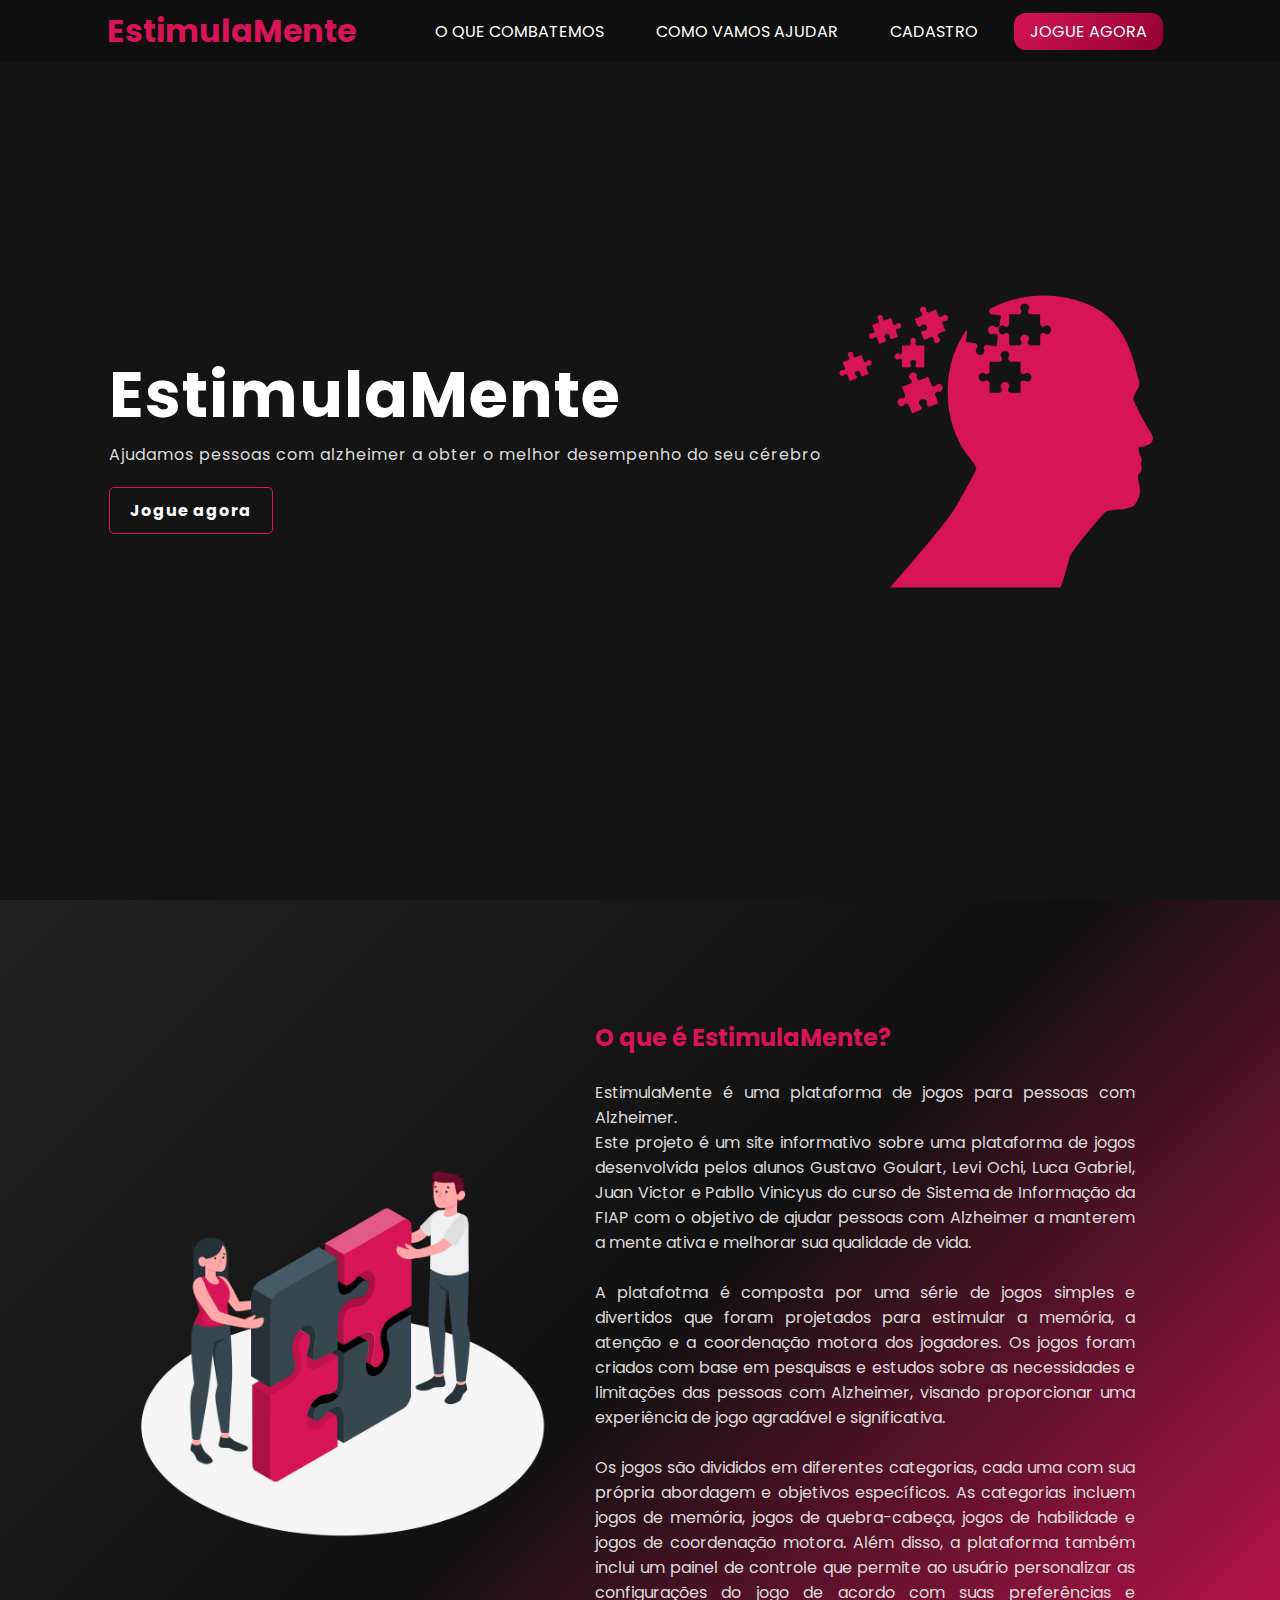
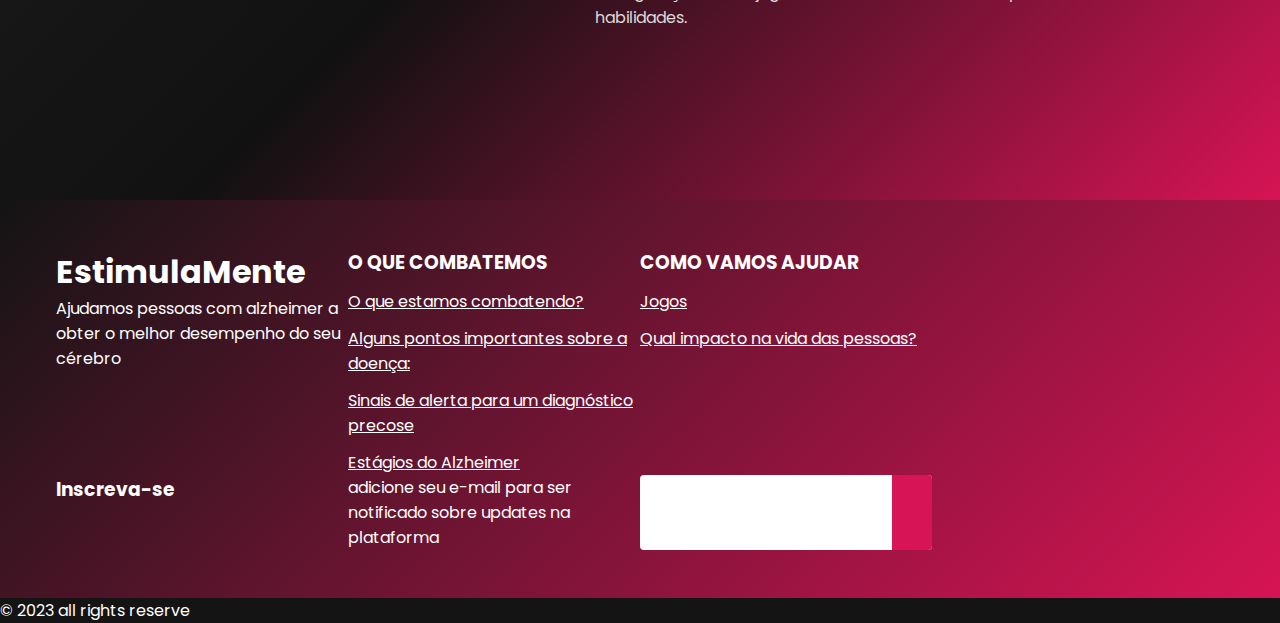
<file: index.html>
<!DOCTYPE html>
<html lang="pt-br">
  <head>
    <meta charset="UTF-8" />
    <meta http-equiv="X-UA-Compatible" content="IE=edge" />
    <meta name="viewport" content="width=device-width, initial-scale=1.0" />
    <link rel="shortcut icon" href="./img/logo.ico" type="image/x-icon" />
    <title>EstimulaMente</title>
    <link rel="stylesheet" href="style.css" />
  </head>
  <body>
    <!--Header-->
    <header>
      <a href="./home.html" class="logo">EstimulaMente</a>
      <ul class="nav">
        <li><a href="./about.html">O QUE COMBATEMOS</a></li>
        <li><a href="./data.html">COMO VAMOS AJUDAR</a></li>
        <li><a href="./register.html">CADASTRO</a></li>
        <div class="play">
          <li><a href="./home.html" class="btn">JOGUE AGORA</a></li>
        </div>
      </ul>
    </header>

    <!--Home-->
    <div class="bodyhome">
      <div class="home">
        <div class="bg">
          <div class="content">
            <h2>EstimulaMente</h2>
            <p>
              Ajudamos pessoas com alzheimer a obter o melhor desempenho do seu
              cérebro
            </p>
            <a href="" class="btn">Jogue agora</a>
            <!--href levara direto para a aplicação do game-->
          </div>
          <img src="img/Alzheimer-bro_Head.png" />
        </div>
      </div>
    </div>

    <div class="bodyregister">
      <div class="about">
        <img src="img/Collaboration-amico.png" />
        <div class="contentBx">
          <h2>O que é EstimulaMente?</h2>
          <br />
          <p>
            EstimulaMente é uma plataforma de jogos para pessoas com
            Alzheimer.<br />
            Este projeto é um site informativo sobre uma plataforma de jogos
            desenvolvida pelos alunos Gustavo Goulart, Levi Ochi, Luca Gabriel,
            Juan Victor e Pabllo Vinicyus do curso de Sistema de Informação da
            FIAP com o objetivo de ajudar pessoas com Alzheimer a manterem a
            mente ativa e melhorar sua qualidade de vida.
          </p>
          <br />
          <p>
            A platafotma é composta por uma série de jogos simples e divertidos
            que foram projetados para estimular a memória, a atenção e a
            coordenação motora dos jogadores. Os jogos foram criados com base em
            pesquisas e estudos sobre as necessidades e limitações das pessoas
            com Alzheimer, visando proporcionar uma experiência de jogo
            agradável e significativa.
          </p>
          <br />
          <p>
            Os jogos são divididos em diferentes categorias, cada uma com sua
            própria abordagem e objetivos específicos. As categorias incluem
            jogos de memória, jogos de quebra-cabeça, jogos de habilidade e
            jogos de coordenação motora. Além disso, a plataforma também inclui
            um painel de controle que permite ao usuário personalizar as
            configurações do jogo de acordo com suas preferências e habilidades.
          </p>
          <br />
          <br />
        </div>
      </div>
    </div>

    <!--footer -->

    <footer>
      <div>
        <div id="footer-content">
          <div id="footer-logo">
            <h1>EstimulaMente</h1>
            <p>
              Ajudamos pessoas com alzheimer a obter o melhor desempenho do seu
              cérebro
            </p>
          </div>
          <ul class="footer-list">
            <li>
              <h3>O QUE COMBATEMOS</h3>
            </li>
            <li>
              <a href="#" class="footer-link">O que estamos combatendo?</a>
            </li>
            <li>
              <a href="#" class="footer-link"
                >Alguns pontos importantes sobre a doença:</a
              >
            </li>
            <li>
              <a href="#" class="footer-link"
                >Sinais de alerta para um diagnóstico precose</a
              >
            </li>
            <li>
              <a href="#" class="footer-link">Estágios do Alzheimer</a>
            </li>
          </ul>

          <ul class="footer-list">
            <li>
              <h3>COMO VAMOS AJUDAR</h3>
            </li>
            <li>
              <a href="#" class="footer-link">Jogos</a>
            </li>
            <li>
              <a href="#" class="footer-link"
                >Qual impacto na vida das pessoas?
              </a>
            </li>
          </ul>

          <div id="footer-subscribe"></div>
          <h3>Inscreva-se</h3>
          
          <p>
            adicione seu e-mail para ser notificado sobre updates na plataforma
          </p>

          <div id="input-group">
            <input type="email" id="email" />
            <button>
              <i class="fa-regular fa-envelope"></i>
            </button>
          </div>
        </div>
      </div>

      <div id="footer_copyright">
        &#169
        2023 all rights reserve
      </div>

    </footer>
    </body>
</html>
</file>
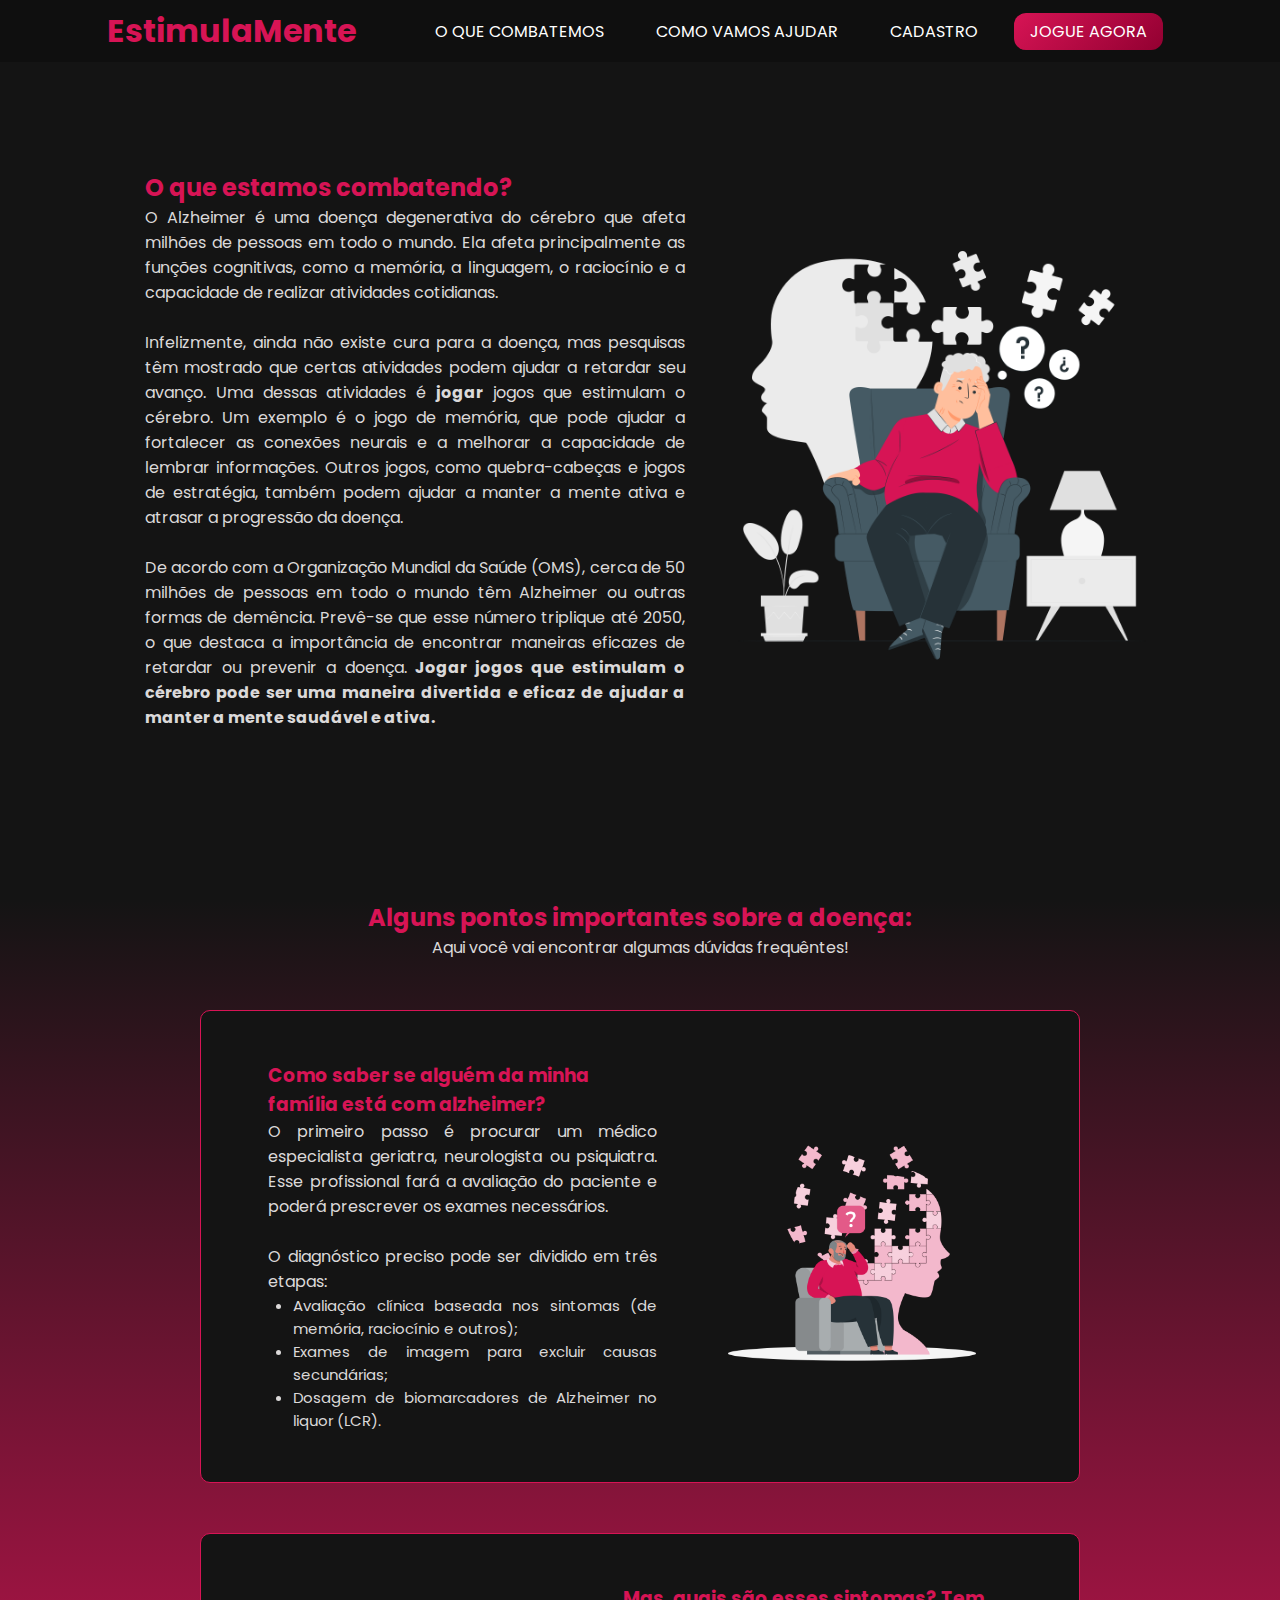
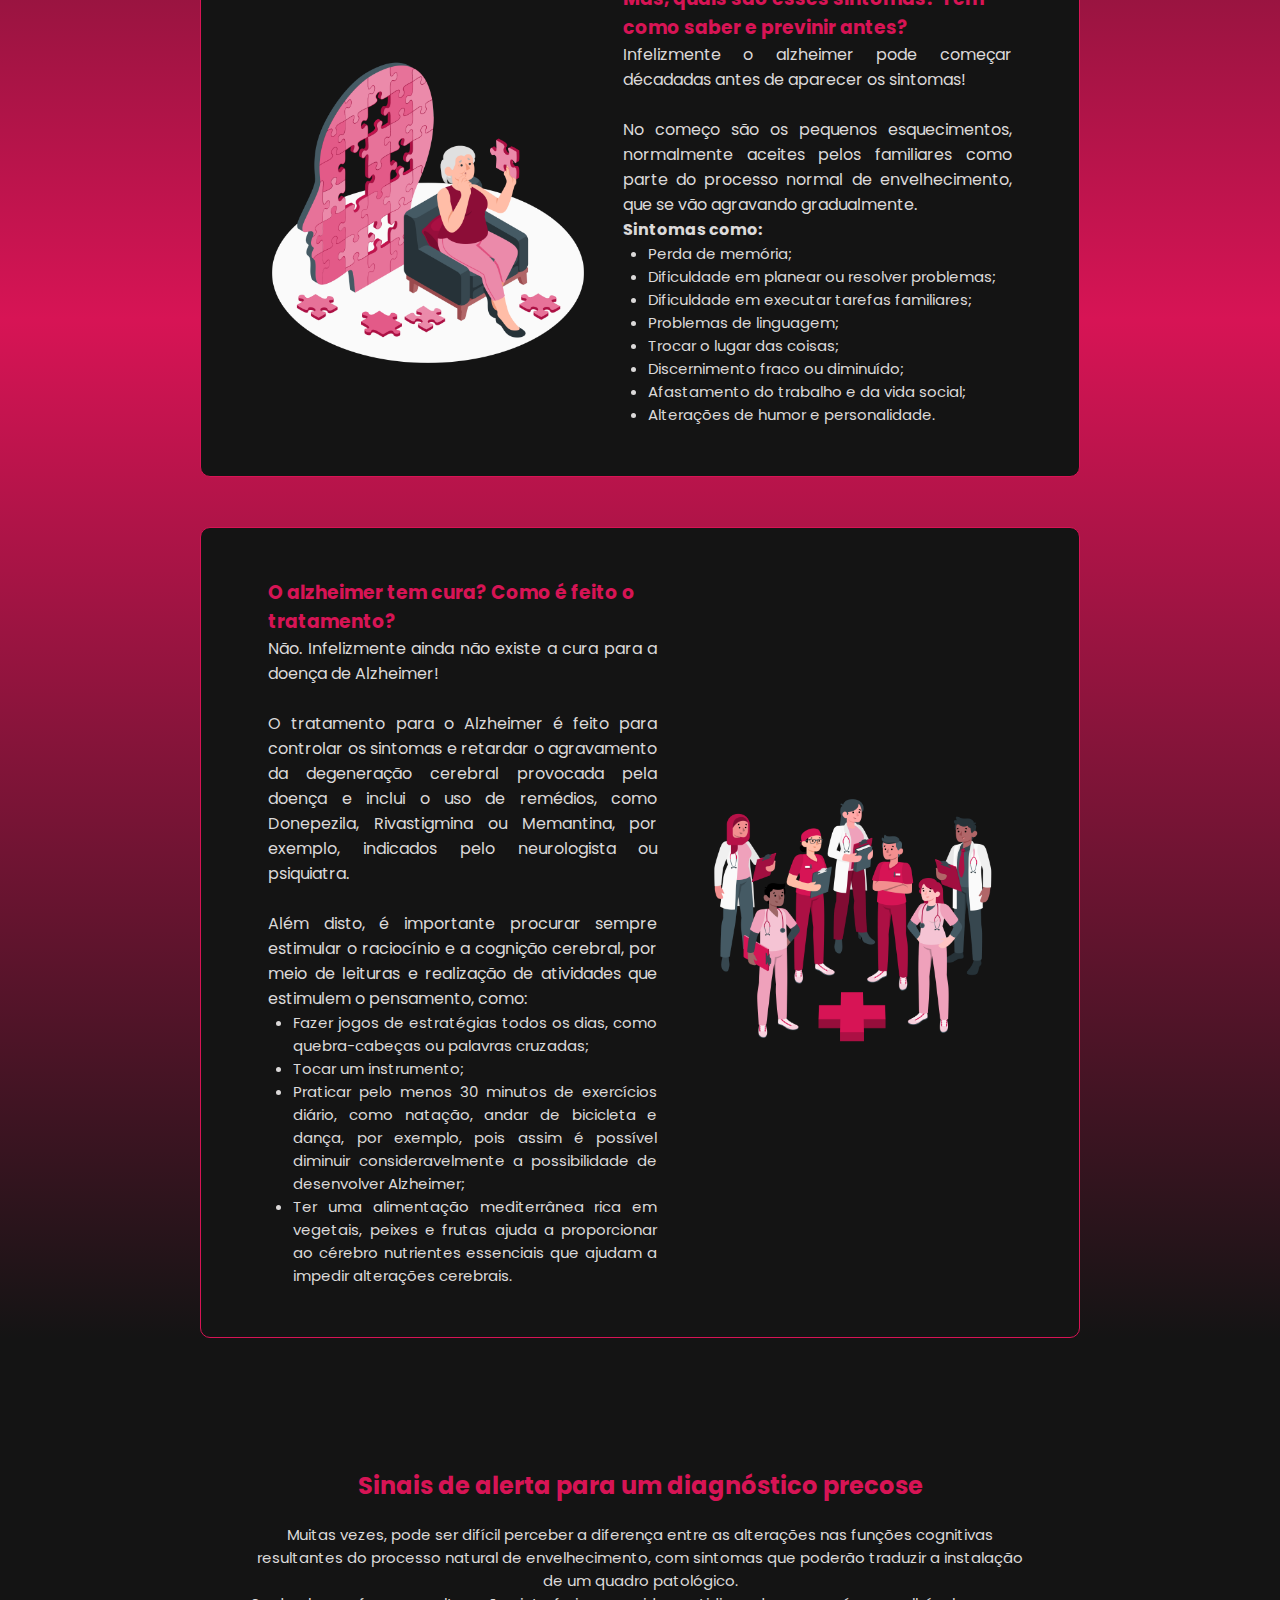
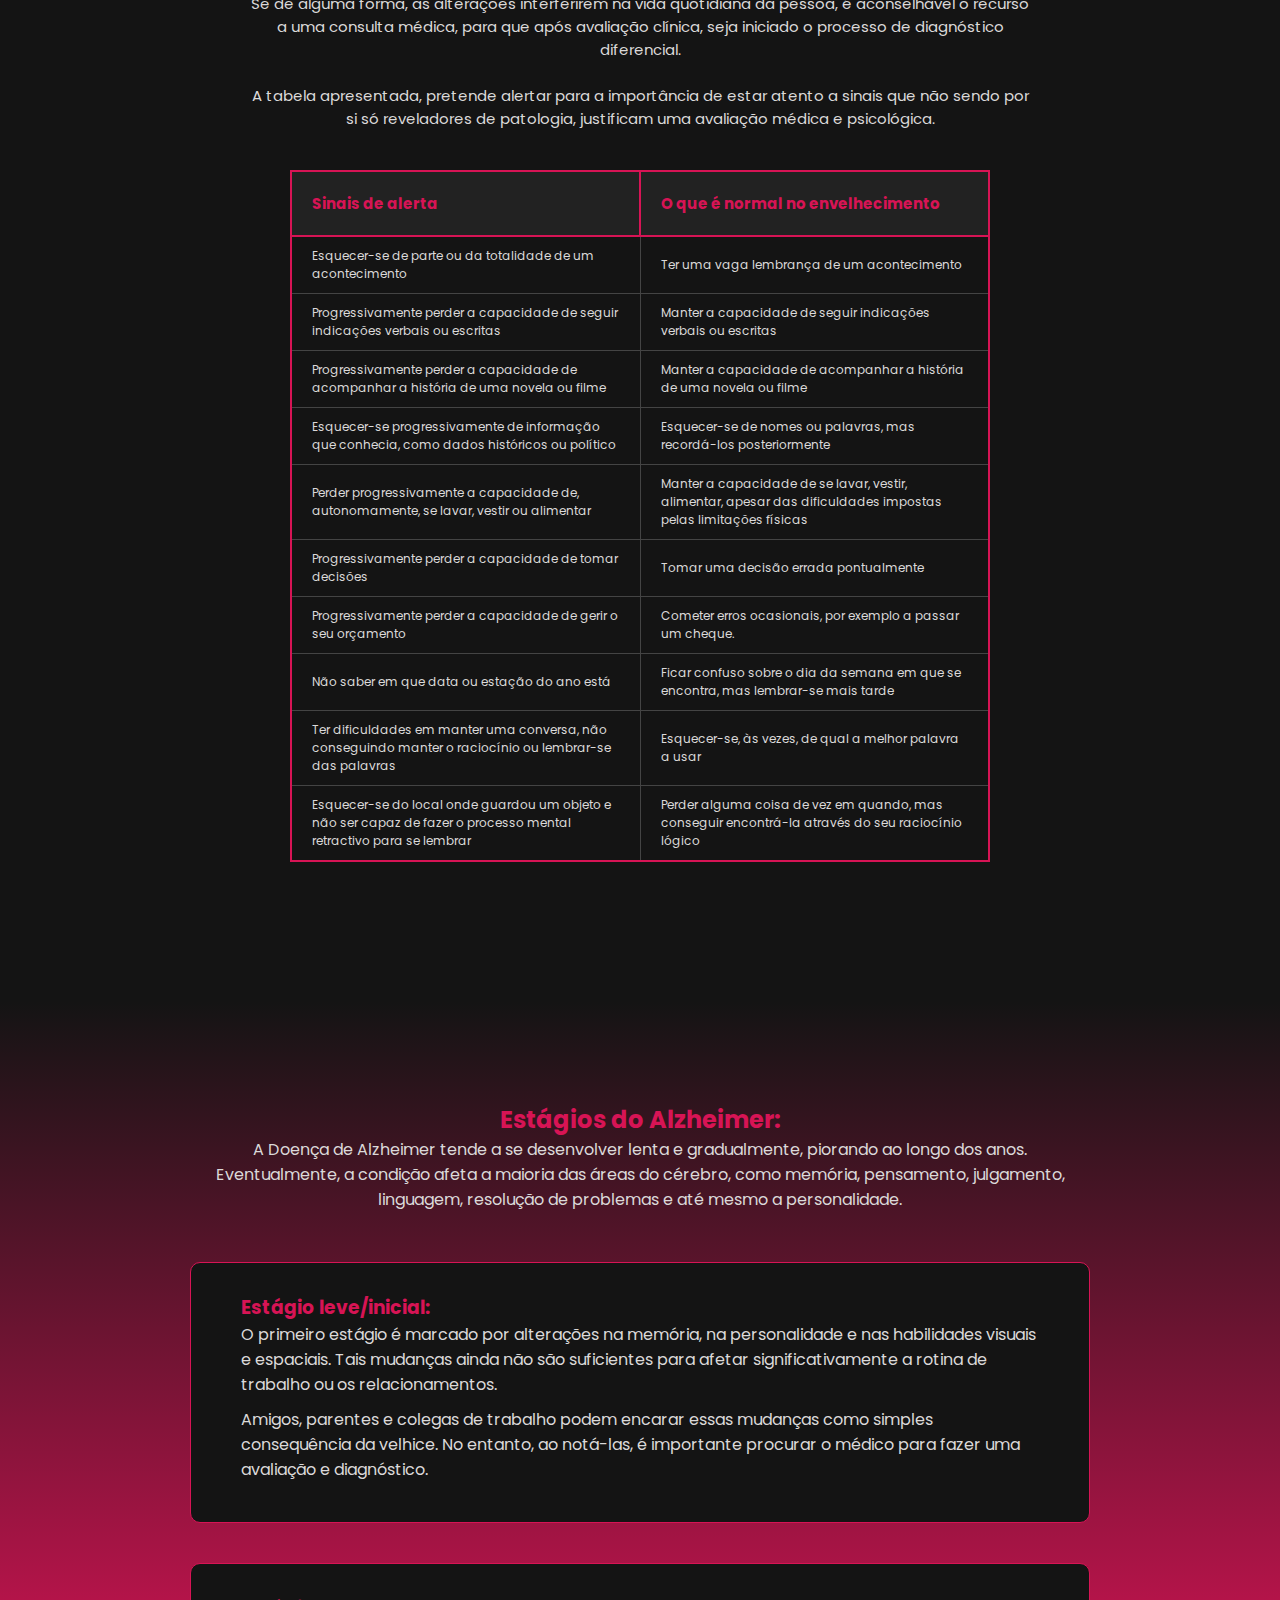
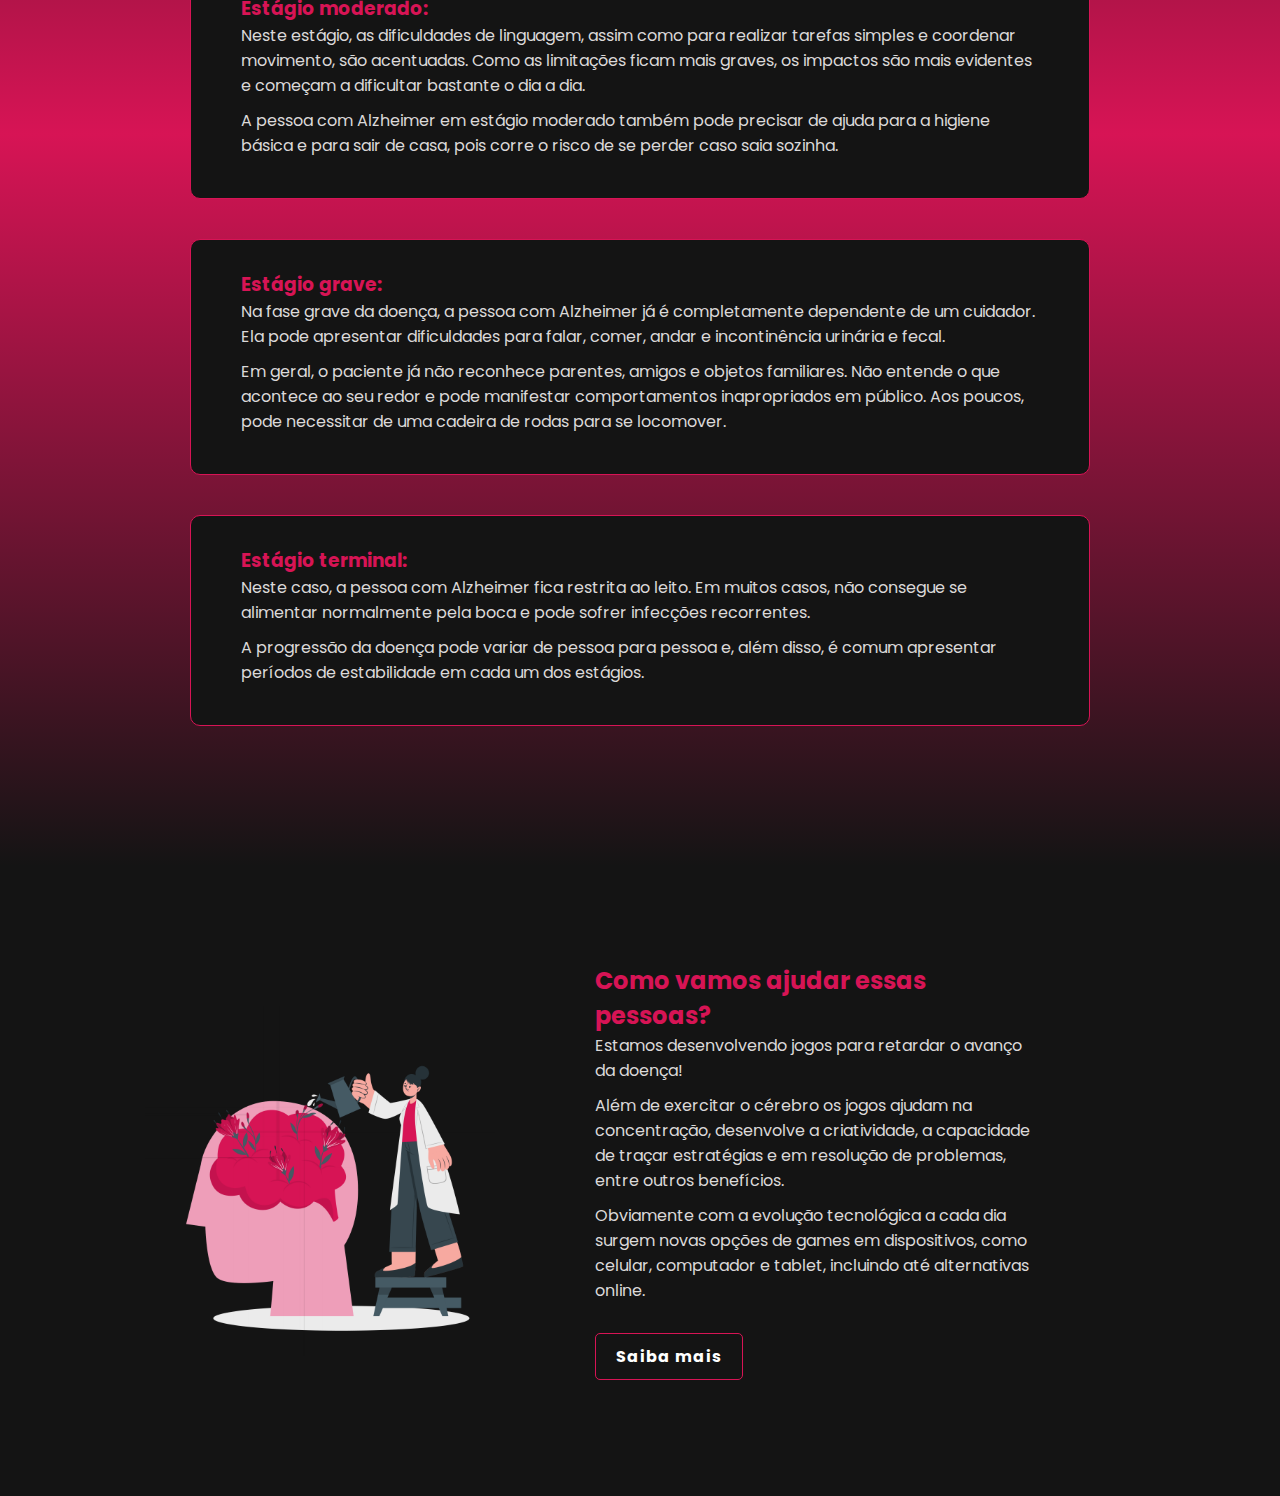
<file: about.html>
<!DOCTYPE html>
<html lang="pt">
  <head>
    <meta charset="UTF-8" />
    <meta http-equiv="X-UA-Compatible" content="IE=edge" />
    <meta name="viewport" content="width=device-width, initial-scale=1.0" />
    <link rel="shortcut icon" href="./img/logo.ico" type="image/x-icon" />
    <title>O que estamos combatendo?</title>
    <link rel="stylesheet" href="style.css" />
  </head>
  <body>
    <!--Header-->
    <header>
      <a href="./home.html" class="logo">EstimulaMente</a>
      <ul class="nav">
        <li><a href="./about.html">O QUE COMBATEMOS</a></li>
        <li><a href="./data.html">COMO VAMOS AJUDAR</a></li>
        <li><a href="./register.html">CADASTRO</a></li>
        <div class="play">
          <li><a href="./home.html" class="btn">JOGUE AGORA</a></li>
        </div>
      </ul>
    </header>

    <!--how-->

    <div class="about">
      <div class="contentBx">
        <h2>O que estamos combatendo?</h2>
        <p>
          O Alzheimer é uma doença degenerativa do cérebro que afeta milhões de
          pessoas em todo o mundo. Ela afeta principalmente as funções
          cognitivas, como a memória, a linguagem, o raciocínio e a capacidade
          de realizar atividades cotidianas.
        </p>
        <br />
        <p>
          Infelizmente, ainda não existe cura para a doença, mas pesquisas têm
          mostrado que certas atividades podem ajudar a retardar seu avanço. Uma
          dessas atividades é <b>jogar</b> jogos que estimulam o cérebro. Um
          exemplo é o jogo de memória, que pode ajudar a fortalecer as conexões
          neurais e a melhorar a capacidade de lembrar informações. Outros
          <b></b>
            jogos, como quebra-cabeças e jogos de estratégia, também podem
            ajudar a manter a mente ativa e atrasar a progressão da doença.</b
          >
        </p>
        <br />
        <p>
          De acordo com a Organização Mundial da Saúde (OMS), cerca de 50
          milhões de pessoas em todo o mundo têm Alzheimer ou outras formas de
          demência. Prevê-se que esse número triplique até 2050, o que destaca a
          importância de encontrar maneiras eficazes de retardar ou prevenir a
          doença. <b
            >Jogar jogos que estimulam o cérebro pode ser uma maneira divertida
            e eficaz de ajudar a manter a mente saudável e ativa.</b
          >
        </p>
      </div>
      <img src="./img/Alzheimer-pana.png" />
    </div>

    <div class="bodyabout">
      <div class="about-2">
        <h2>Alguns pontos importantes sobre a doença:</h2>
        <p>Aqui você vai encontrar algumas dúvidas frequêntes!</p>
      </div>

      <div class="about-box">
        <div class="card">
          <h3>Como saber se alguém da minha família está com alzheimer?</h3>
          <p>
            O primeiro passo é procurar um médico especialista geriatra,
            neurologista ou psiquiatra. Esse profissional fará a avaliação do
            paciente e poderá prescrever os exames necessários.
          </p>
          <br />
          <p>O diagnóstico preciso pode ser dividido em três etapas:</p>
          <ul>
            <li>
              Avaliação clínica baseada nos sintomas (de memória, raciocínio e
              outros);
            </li>
            <li><p> Exames de imagem para excluir causas secundárias;</p></li>
            <li>Dosagem de biomarcadores de Alzheimer no liquor (LCR).</li>
          </ul>
        </div>
        <img src="./img/Alzheimer-rafiki(2).png" alt="" />
      </div>
      

      <div class="about-box">
        <img src="./img/Alzheimer-amico(2).png" alt="" />
        <div class="card">
          <h3>
            Mas, quais são esses sintomas? Tem como saber e previnir antes?
          </h3>
          <p>
            Infelizmente o alzheimer pode começar décadadas antes de aparecer os
            sintomas!<br /><br />
            No começo são os pequenos esquecimentos, normalmente aceites pelos
            familiares como parte do processo normal de envelhecimento, que se
            vão agravando gradualmente.<br />
            <strong>Sintomas como:</strong>
          </p>
          <ul>
            <li>Perda de memória;</li>
            <li>Dificuldade em planear ou resolver problemas;</li>
            <li>Dificuldade em executar tarefas familiares;</li>
            <li>Problemas de linguagem;</li>
            <li>Trocar o lugar das coisas;</li>
            <li>Discernimento fraco ou diminuído;</li>
            <li>Afastamento do trabalho e da vida social;</li>
            <li>Alterações de humor e personalidade.</li>
          </ul>
        </div>
      </div>

      <div class="about-box">
        <div class="card">
          <h3>O alzheimer tem cura? Como é feito o tratamento?</h3>
          <p>
            Não. Infelizmente ainda não existe a cura para a doença de
            Alzheimer!<br />
            <br />
            O tratamento para o Alzheimer é feito para controlar os sintomas e
            retardar o agravamento da degeneração cerebral provocada pela doença
            e inclui o uso de remédios, como Donepezila, Rivastigmina ou
            Memantina, por exemplo, indicados pelo neurologista ou psiquiatra.
            <br /><br />
            Além disto, é importante procurar sempre estimular o raciocínio e a
            cognição cerebral, por meio de leituras e realização de atividades
            que estimulem o pensamento, como:
          </p>
          <ul>
            <li>
              Fazer jogos de estratégias todos os dias, como quebra-cabeças ou
              palavras cruzadas;
            </li>
            <li>Tocar um instrumento;</li>
            <li>
              Praticar pelo menos 30 minutos de exercícios diário, como natação,
              andar de bicicleta e dança, por exemplo, pois assim é possível
              diminuir consideravelmente a possibilidade de desenvolver
              Alzheimer;
            </li>
            <li>
              Ter uma alimentação mediterrânea rica em vegetais, peixes e frutas
              ajuda a proporcionar ao cérebro nutrientes essenciais que ajudam a
              impedir alterações cerebrais.
            </li>
          </ul>
        </div>
        <img src="./img/Health professional team-amico.png" alt="" />
      </div>
    </div>

    <div class="about-final">
      <h2>Sinais de alerta para um diagnóstico precose</h2>
      <p>
        Muitas vezes, pode ser difícil perceber a diferença entre as alterações
        nas funções cognitivas resultantes do processo natural de
        envelhecimento, com sintomas que poderão traduzir a instalação de um
        quadro patológico.<br />
        Se de alguma forma, as alterações interferirem na vida quotidiana da
        pessoa, é aconselhável o recurso a uma consulta médica, para que após
        avaliação clínica, seja iniciado o processo de diagnóstico
        diferencial.<br /><br />
        A tabela apresentada, pretende alertar para a importância de estar
        atento a sinais que não sendo por si só reveladores de patologia,
        justificam uma avaliação médica e psicológica.
      </p>

      <table class="tabela-about-final">
        <!--Colunas da tabela-->
        <thead>
          <tr>
            <th>Sinais de alerta</th>
            <th>O que é normal no envelhecimento</th>
          </tr>
        </thead>

        <!--Corpo da tabela-->
        <tbody>
          <tr>
            <td>Esquecer-se de parte ou da totalidade de um acontecimento</td>
            <td>Ter uma vaga lembrança de um acontecimento</td>
          </tr>
          <tr>
            <td>
              Progressivamente perder a capacidade de seguir indicações verbais
              ou escritas
            </td>
            <td>
              Manter a capacidade de seguir indicações verbais ou escritas
            </td>
          </tr>
          <tr>
            <td>
              Progressivamente perder a capacidade de acompanhar a história de
              uma novela ou filme
            </td>
            <td>
              Manter a capacidade de acompanhar a história de uma novela ou
              filme
            </td>
          </tr>
          <tr>
            <td>
              Esquecer-se progressivamente de informação que conhecia, como
              dados históricos ou político
            </td>
            <td>
              Esquecer-se de nomes ou palavras, mas recordá-los posteriormente
            </td>
          </tr>
          <tr>
            <td>
              Perder progressivamente a capacidade de, autonomamente, se lavar,
              vestir ou alimentar
            </td>
            <td>
              Manter a capacidade de se lavar, vestir, alimentar, apesar das
              dificuldades impostas pelas limitações físicas
            </td>
          </tr>
          <tr>
            <td>Progressivamente perder a capacidade de tomar decisões</td>
            <td>Tomar uma decisão errada pontualmente</td>
          </tr>
          <tr>
            <td>
              Progressivamente perder a capacidade de gerir o seu orçamento
            </td>
            <td>Cometer erros ocasionais, por exemplo a passar um cheque.</td>
          </tr>
          <tr>
            <td>Não saber em que data ou estação do ano está</td>
            <td>
              Ficar confuso sobre o dia da semana em que se encontra, mas
              lembrar-se mais tarde
            </td>
          </tr>
          <tr>
            <td>
              Ter dificuldades em manter uma conversa, não conseguindo manter o
              raciocínio ou lembrar-se das palavras
            </td>
            <td>Esquecer-se, às vezes, de qual a melhor palavra a usar</td>
          </tr>
          <tr>
            <td>
              Esquecer-se do local onde guardou um objeto e não ser capaz de
              fazer o processo mental retractivo para se lembrar
            </td>
            <td>
              Perder alguma coisa de vez em quando, mas conseguir encontrá-la
              através do seu raciocínio lógico
            </td>
          </tr>
        </tbody>
      </table>
    </div>

    <div class="bodyabout">
      <div class="graus-doenca">
        <h2>Estágios do Alzheimer:</h2>
        <p>
          A Doença de Alzheimer tende a se desenvolver lenta e gradualmente,
          piorando ao longo dos anos. Eventualmente, a condição afeta a maioria
          das áreas do cérebro, como memória, pensamento, julgamento, linguagem,
          resolução de problemas e até mesmo a personalidade.
        </p>
        <div class="grausdoencaBx">
          <div class="card-graus">
            <h3>Estágio leve/inicial:</h3>
            <p>
              O primeiro estágio é marcado por alterações na memória, na
              personalidade e nas habilidades visuais e espaciais. Tais mudanças
              ainda não são suficientes para afetar significativamente a rotina
              de trabalho ou os relacionamentos.
            </p>
            <p>
              Amigos, parentes e colegas de trabalho podem encarar essas
              mudanças como simples consequência da velhice. No entanto, ao
              notá-las, é importante procurar o médico para fazer uma avaliação
              e diagnóstico.
            </p>
          </div>
          <div class="card-graus">
            <h3>Estágio moderado:</h3>
            <p>
              Neste estágio, as dificuldades de linguagem, assim como para
              realizar tarefas simples e coordenar movimento, são acentuadas.
              Como as limitações ficam mais graves, os impactos são mais
              evidentes e começam a dificultar bastante o dia a dia.
            </p>
            <p>
              A pessoa com Alzheimer em estágio moderado também pode precisar de
              ajuda para a higiene básica e para sair de casa, pois corre o
              risco de se perder caso saia sozinha.
            </p>
          </div>
          <div class="card-graus">
            <h3>Estágio grave:</h3>
            <p>
              Na fase grave da doença, a pessoa com Alzheimer já é completamente
              dependente de um cuidador. Ela pode apresentar dificuldades para
              falar, comer, andar e incontinência urinária e fecal.
            </p>
            <p>
              Em geral, o paciente já não reconhece parentes, amigos e objetos
              familiares. Não entende o que acontece ao seu redor e pode
              manifestar comportamentos inapropriados em público. Aos poucos,
              pode necessitar de uma cadeira de rodas para se locomover.
            </p>
          </div>
          <div class="card-graus">
            <h3>Estágio terminal:</h3>
            <p>
              Neste caso, a pessoa com Alzheimer fica restrita ao leito. Em
              muitos casos, não consegue se alimentar normalmente pela boca e
              pode sofrer infecções recorrentes.
            </p>
            <p>
              A progressão da doença pode variar de pessoa para pessoa e, além
              disso, é comum apresentar períodos de estabilidade em cada um dos
              estágios.
            </p>
          </div>
        </div>
      </div>
    </div>
    <div class="encerramento-about">
      <img src="./img/Mental health-cuate(1).png" alt="Tratando o Alzheimer" />
      <div class="encerramentoBx">
        <h2>Como vamos ajudar essas pessoas?</h2>
        <p>Estamos desenvolvendo jogos para retardar o avanço da doença!</p>
        <p>
          Além de exercitar o cérebro os jogos ajudam na concentração,
          desenvolve a criatividade, a capacidade de traçar estratégias e em
          resolução de problemas, entre outros benefícios.
        </p>
        <p>
          Obviamente com a evolução tecnológica a cada dia surgem novas opções
          de games em dispositivos, como celular, computador e tablet, incluindo
          até alternativas online.
        </p>
        <a href="./data.html">Saiba mais</a>
      </div>
    </div>
  </body>
</html>
</file>
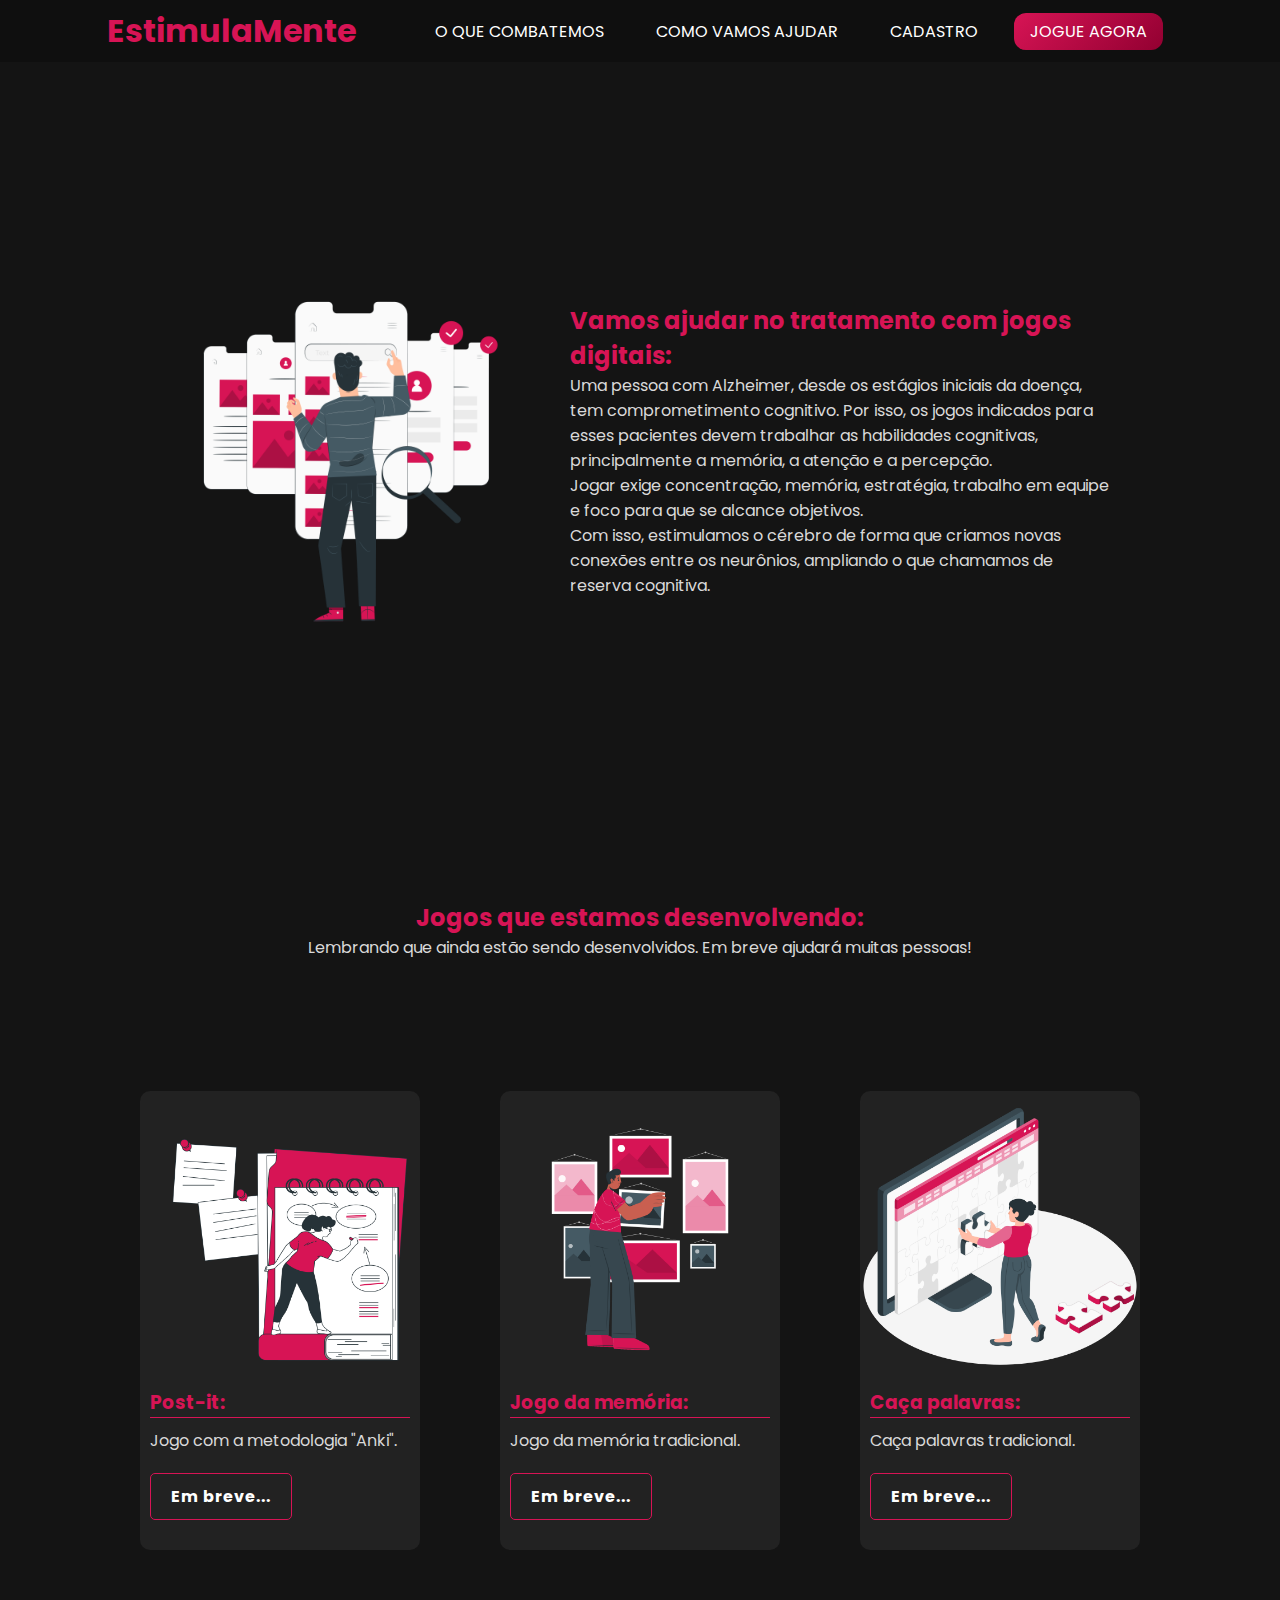
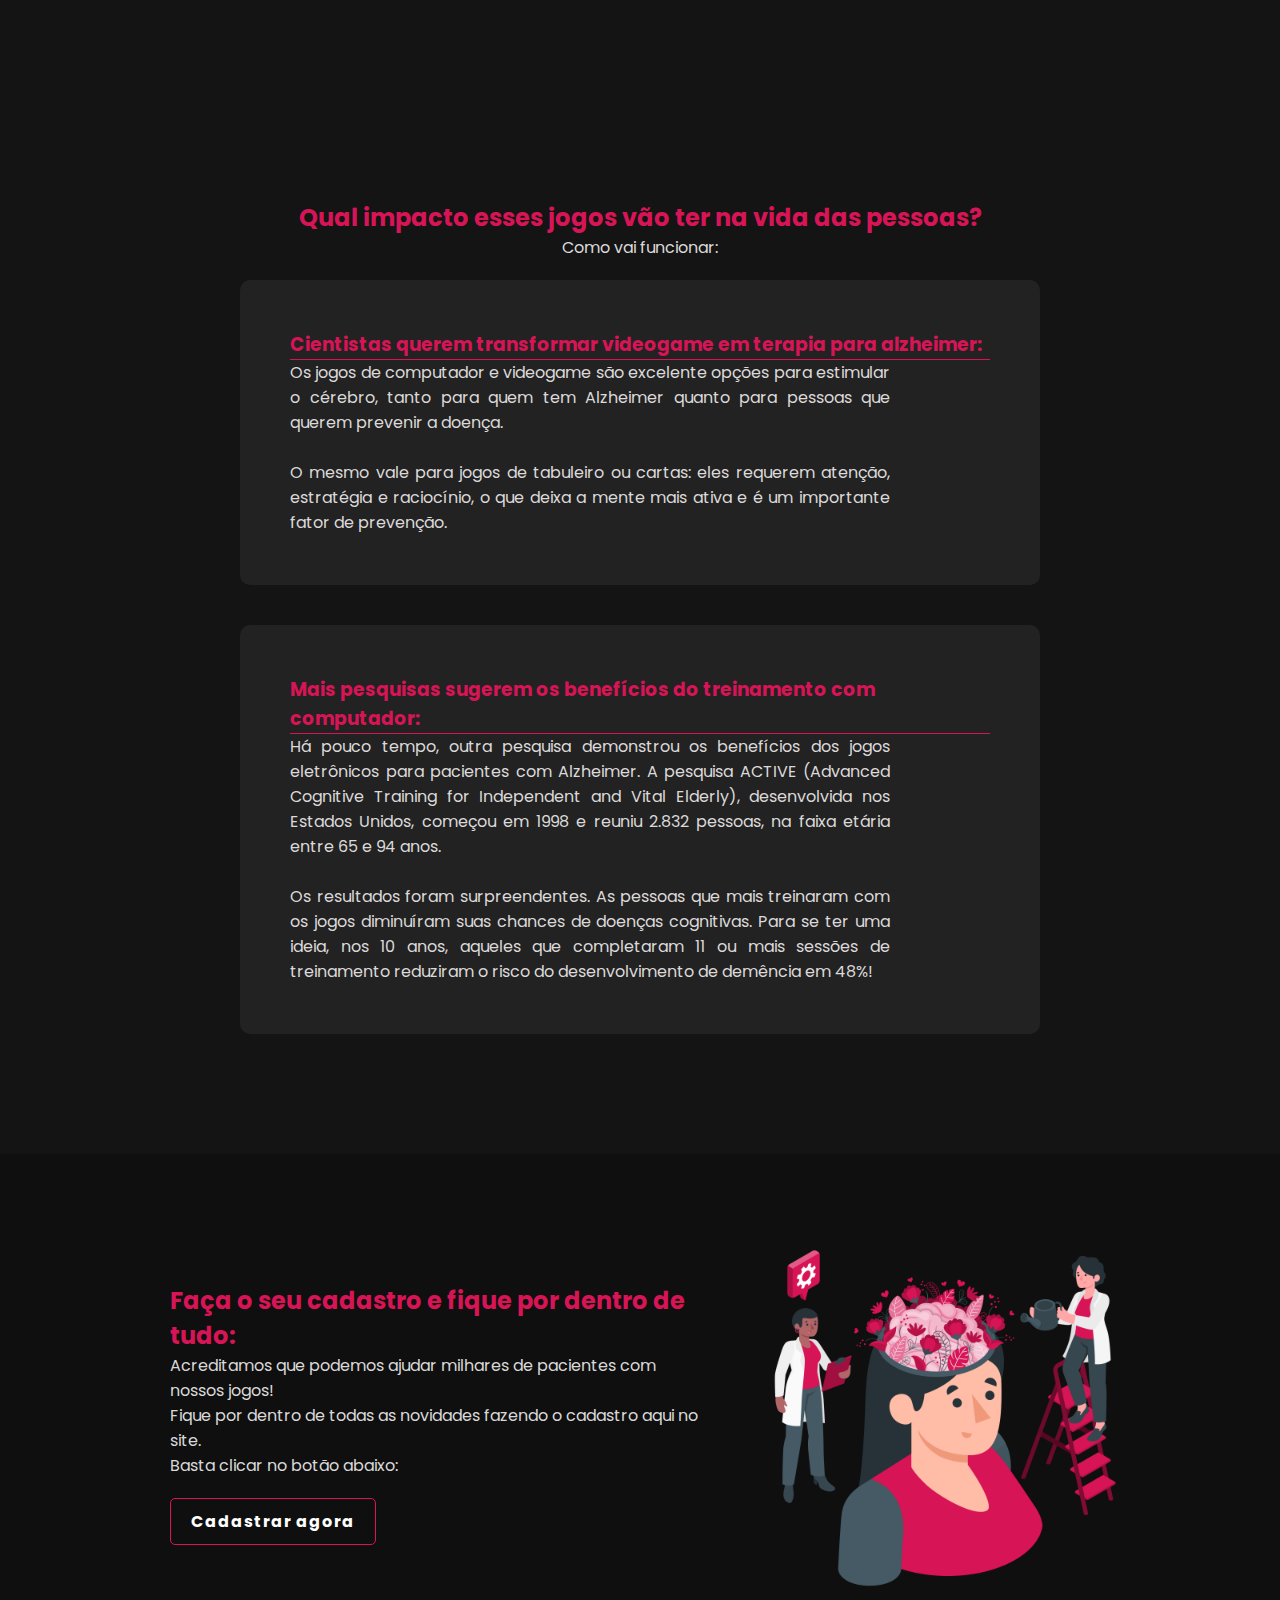
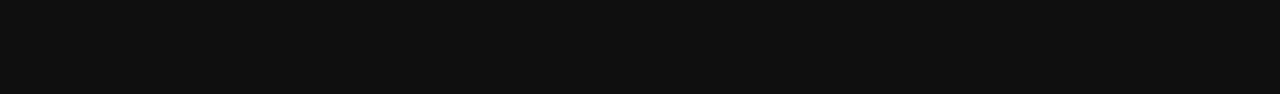
<file: data.html>
<!DOCTYPE html>
<html lang="pt">
  <head>
    <meta charset="UTF-8" />
    <meta http-equiv="X-UA-Compatible" content="IE=edge" />
    <meta name="viewport" content="width=device-width, initial-scale=1.0" />
    <link rel="shortcut icon" href="./img/logo.ico" type="image/x-icon" />
    <title>Como vamos ajudar?</title>
    <link rel="stylesheet" href="./style.css" />
  </head>
  <body>
    <!--Header-->
    <header>
      <a href="./home.html" class="logo">EstimulaMente</a>
      <ul class="nav">
        <li><a href="./about.html">O QUE COMBATEMOS</a></li>
        <li><a href="./data.html">COMO VAMOS AJUDAR</a></li>
        <li><a href="./register.html">CADASTRO</a></li>
        <div class="play">
          <li><a href="./home.html" class="btn">JOGUE AGORA</a></li>
        </div>
      </ul>
    </header>

    <div class="data-principal">
      <img src="./img/Usability testing-pana.png" />
      <div class="data-principalBx">
        <h2>Vamos ajudar no tratamento com jogos digitais:</h2>
        <p>
          Uma pessoa com Alzheimer, desde os estágios iniciais da 
          doença, tem comprometimento cognitivo. Por isso, os jogos
          indicados para esses pacientes devem trabalhar as 
          habilidades cognitivas, principalmente a memória, a 
          atenção e a percepção.
        </p>
        <p>Jogar exige concentração, memória, estratégia, 
          trabalho em equipe e foco para que se alcance objetivos.<br> 
          Com isso, estimulamos o cérebro de forma que criamos novas 
          conexões entre os neurônios, ampliando o que chamamos de 
          reserva cognitiva.</p>
      </div>
    </div>

    <div class="data-secundaria">
      <h2>Jogos que estamos desenvolvendo:</h2>
      <p>Lembrando que ainda estão sendo desenvolvidos. Em breve ajudará muitas pessoas!</p>
      
        <div class="data-secundariaBx">       
          
          <div class="cardBx">
            <img src="./img/Research paper-bro.png" alt="pessoa jogando">
            <div class="conteudo">
              <h3>Post-it:</h3>
              <div class="info">
                <p>Jogo com a metodologia "Anki".</p>
                <a href="#">Em breve...</a>
              </div>
            </div>
          </div>

          <div class="cardBx">
            <img src="./img/Images-cuate(1).png" alt="pessoa jogando">
            <div class="conteudo">
              <h3>Jogo da memória:</h3>
              <div class="info">
                <p>Jogo da memória tradicional.</p>
                <a href="#">Em breve...</a>
              </div>
            </div>
          </div>
          
          <div class="cardBx">
            <img src="./img/Work in progress-amico(1).png" alt="pessoa jogando">
            <div class="conteudo">
              <h3>Caça palavras:</h3>
              <div class="info">
                <p>Caça palavras tradicional.</p>
                <a href="#">Em breve...</a>
              </div>
            </div>
          </div>

        </div>  
    </div>

    <div class="data-final">
      <h2>Qual impacto esses jogos vão ter na vida das pessoas?</h2>
      <p>Como vai funcionar:</p>
        <div class="card-final">
          <h3 class="titulo-cardfinal">Cientistas querem transformar videogame em terapia para alzheimer:</h3>
          <p>Os jogos de computador e videogame são excelente opções para estimular o cérebro, tanto para quem tem Alzheimer quanto para pessoas que querem prevenir a doença. <br><br>O mesmo vale para jogos de tabuleiro ou cartas: eles requerem atenção, estratégia e raciocínio, o que deixa a mente mais ativa e é um importante fator de prevenção.</p>
        </div>
        <div class="card-final">
          <h3 class="titulo-cardfinal">Mais pesquisas sugerem os benefícios do treinamento com computador:</h3>
          <p>Há pouco tempo, outra pesquisa demonstrou os benefícios dos jogos eletrônicos para pacientes com Alzheimer. A pesquisa ACTIVE (Advanced Cognitive Training for Independent and Vital Elderly), desenvolvida nos Estados Unidos, começou em 1998 e reuniu 2.832 pessoas, na faixa etária entre 65 e 94 anos.

            <br> <br>Os resultados foram surpreendentes. As pessoas que mais treinaram com os jogos diminuíram suas chances de doenças cognitivas. Para se ter uma ideia, nos 10 anos, aqueles que completaram 11 ou mais sessões de treinamento reduziram o risco do desenvolvimento de demência em 48%!</p>
        </div>
      </div>
    </div>

      <div class="go-cadastro">
        <div class="go-cadastroBx">
          <h2>Faça o seu cadastro e fique por dentro de tudo:</h2>
          <p>
            Acreditamos que podemos ajudar milhares de pacientes com nossos jogos!<br>
            Fique por dentro de todas as novidades fazendo o cadastro aqui no site.<br>
            Basta clicar no botão abaixo:
          </p>
          <a href="./register.html">Cadastrar agora</a>
        </div>
        <img src="./img/Mental health-amico.png" />
      </div>

  </body>
</html>
</file>
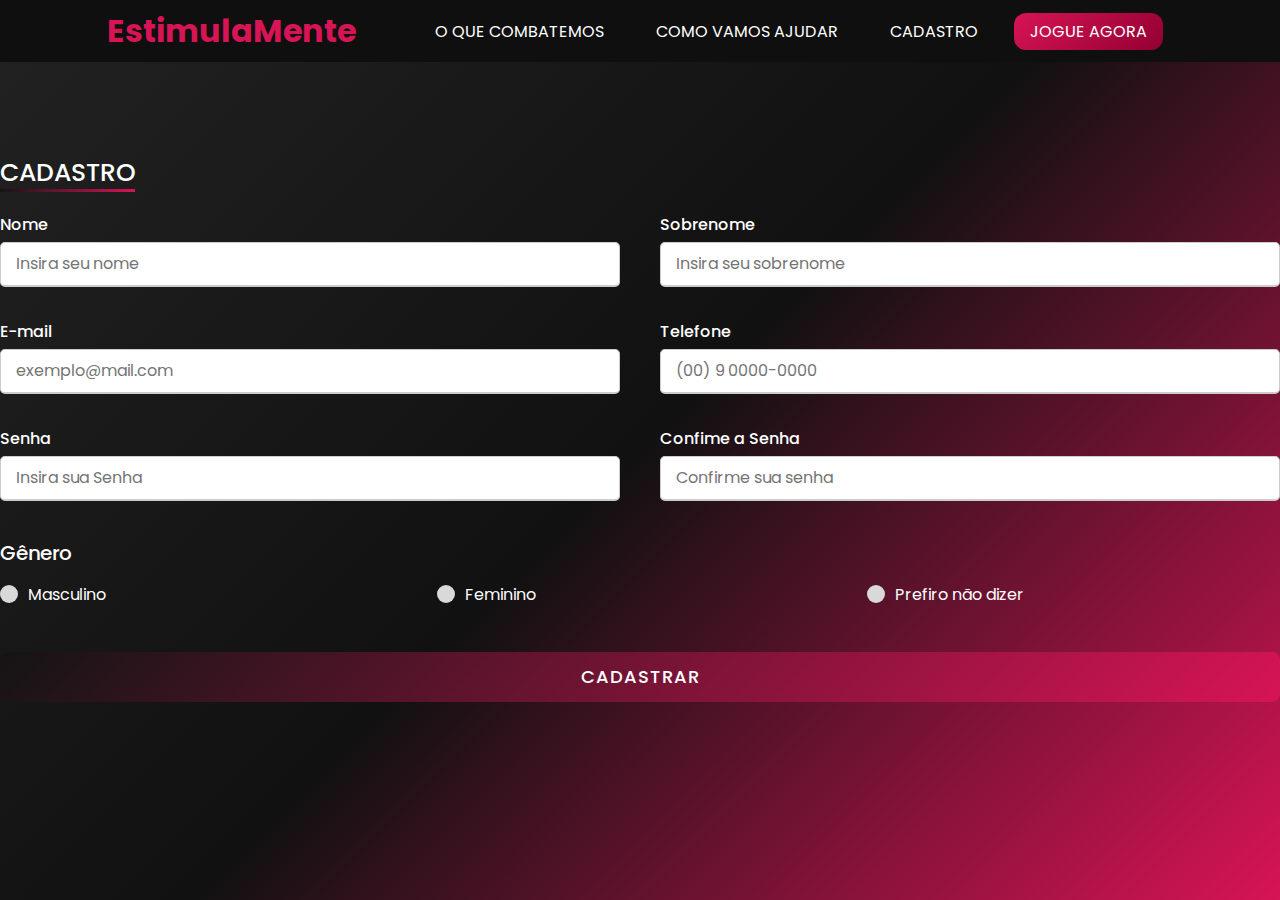
<file: register.html>
<!DOCTYPE html>
<html lang="pt">
  <head>
    <meta charset="UTF-8" />
    <meta http-equiv="X-UA-Compatible" content="IE=edge" />
    <meta name="viewport" content="width=device-width, initial-scale=1.0" />
    <link rel="shortcut icon" href="./img/logo.ico" type="image/x-icon" />
    <title>Cadastro</title>
    <link rel="stylesheet" href="style.css" />
  </head>
  <body>
    <div class="bodyregister">
      <!--Header-->
      <header>
        <a href="./home.html" class="logo">EstimulaMente</a>
        <ul class="nav">
          <li><a href="./about.html">O QUE COMBATEMOS</a></li>
          <li><a href="./data.html">COMO VAMOS AJUDAR</a></li>
          <li><a href="./register.html">CADASTRO</a></li>
          <div class="play">
            <li><a href="./home.html" class="btn">JOGUE AGORA</a></li>
          </div>
        </ul>
      </header>

      <!--register-->
      <div class="container">
        <div class="title">CADASTRO</div>
        <form action="#">
          <div class="user-details">
            <div class="input-box">
              <span class="details">Nome </span>
              <input type="text" placeholder="Insira seu nome" required />
            </div>
            <div class="input-box">
              <span class="details">Sobrenome</span>
              <input type="text" placeholder="Insira seu sobrenome" required />
            </div>
            <div class="input-box">
              <span class="details">E-mail</span>
              <input type="text" placeholder="exemplo@mail.com" required />
            </div>
            <div class="input-box">
              <span class="details">Telefone</span>
              <input type="text" placeholder="(00) 9 0000-0000" required />
            </div>
            <div class="input-box">
              <span class="details">Senha</span>
              <input type="password" placeholder="Insira sua Senha" required />
            </div>
            <div class="input-box">
              <span class="details">Confime a Senha </span>
              <input
                type="password"
                placeholder="Confirme sua senha"
                required
              />
            </div>
          </div>
          <br />
          <div class="gender-details">
            <input type="radio" name="gender" id="dot-1" />
            <input type="radio" name="gender" id="dot-2" />
            <input type="radio" name="gender" id="dot-3" />
            <span class="gender-title">Gênero</span>
            <div class="category">
              <label for="dot-1">
                <span class="dot one"></span>
                <span class="gender">Masculino</span>
              </label>
              <label for="dot-2">
                <span class="dot two"></span>
                <span class="gender">Feminino</span>
              </label>
              <label for="dot-3">
                <span class="dot three"></span>
                <span class="gender">Prefiro não dizer</span>
              </label>
            </div>
          </div>

          <div class="button">
            <a href="response.html" type="button" value="Cadastrar">
              <input type="button" value="CADASTRAR"
            /></a>
          </div>
        </form>
      </div>
    </div>
  </body>
</html>
</file>
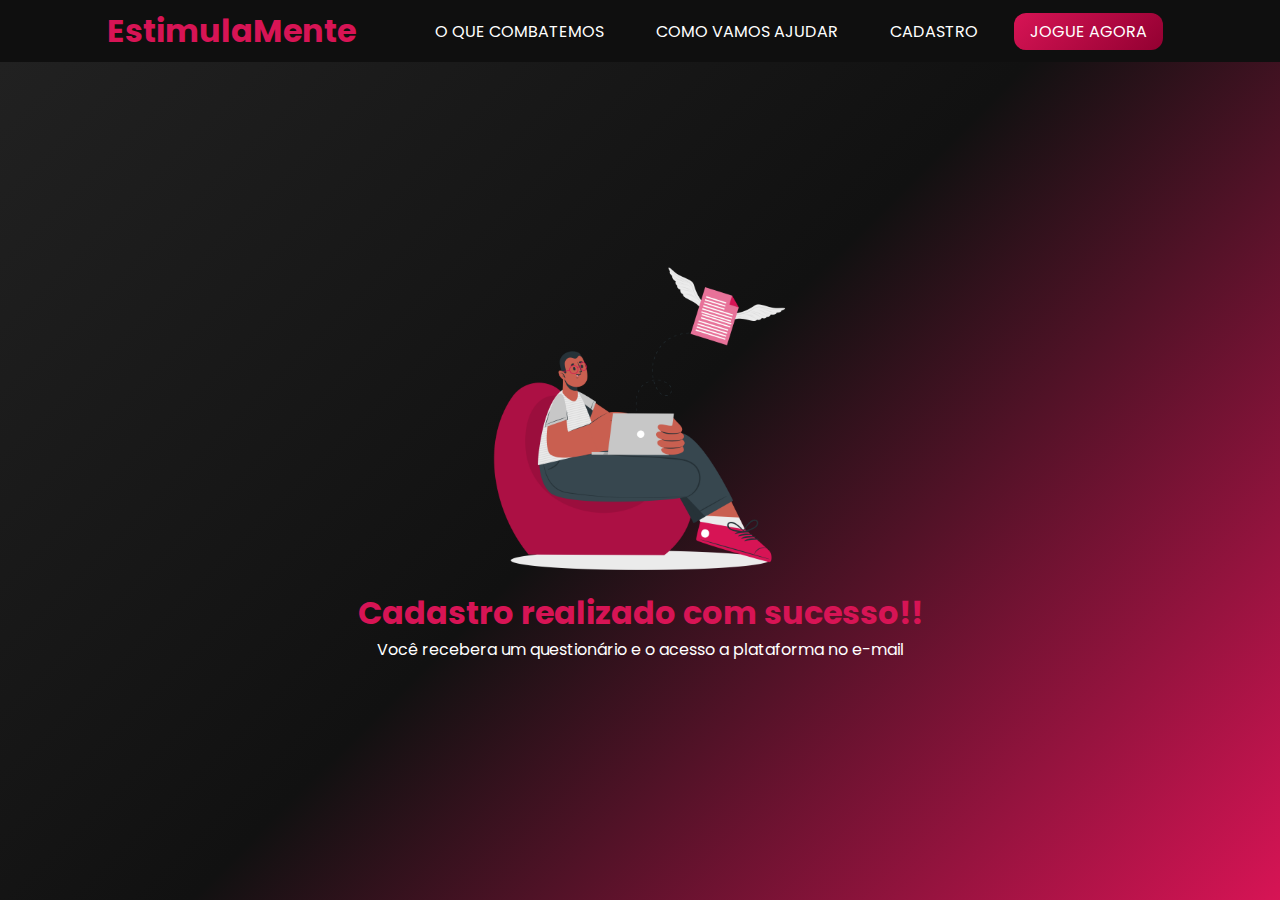
<file: response.html>
<!DOCTYPE html>
<html lang="pt">
  <head>
    <meta charset="UTF-8" />
    <meta http-equiv="X-UA-Compatible" content="IE=edge" />
    <meta name="viewport" content="width=device-width, initial-scale=1.0" />
    <link rel="shortcut icon" href="./img/logo.ico" type="image/x-icon" />
    <title>Cadastro Enviado!</title>
    <link rel="stylesheet" href="./style.css" />
  </head>
  <body>
    <!--Header-->
    <header>
      <a href="./home.html" class="logo">EstimulaMente</a>
      <ul class="nav">
        <li><a href="./about.html">O QUE COMBATEMOS</a></li>
        <li><a href="./data.html">COMO VAMOS AJUDAR</a></li>
        <li><a href="./register.html">CADASTRO</a></li>
        <div class="play">
          <li><a href="./home.html" class="btn">JOGUE AGORA</a></li>
        </div>
      </ul>
    </header>

  <!--Response-->
  <div class="bodyregister">
    <div class="card-response">
      <img src="./img/register.png" alt="" />
      <h1 class="titulo-response">Cadastro realizado com sucesso!!</h3>
      <p>Você recebera um questionário e o acesso a plataforma no e-mail</p>
    </div>
  </div>
</html>
</file>
<file: style.css>
@import url("https://fonts.googleapis.com/css2?family=Poppins&display=swap");
* {
  margin: 0;
  padding: 0;
  box-sizing: border-box;
  font-family: "Poppins", sans-serif;
}

body {
  background: #141414;
}

header {
  position: fixed;
  top: 0;
  left: 0;
  width: 100%;
  padding: 7px 80px;
  display: flex;
  justify-content: space-around;
  align-items: center;
  background: #0f0f0f;
  transition: 0.5s;
  z-index: 1000;
}

header .logo {
  position: relative;
  color: #d71455;
  text-decoration: none;
  font-size: 2em;
  font-weight: 700;
}
header .nav {
  display: flex;
  justify-content: center;
  align-items: center;
}

header .play {
  display: flex;
  align-items: center;
  justify-content: center;
}

header .play .btn {
  text-decoration: none;
  padding: 7px 16px;
  border-radius: 12px;
  background: linear-gradient(135deg, #d71455, #920031);

  color: #fff;
}

header ul li {
  list-style: none;
  margin: 10px;
}

header ul li a {
  color: #fff;
  text-decoration: none;
  padding: 7px 16px;
  border-radius: 12px;
}

header ul li a:hover {
  background: #d71455;
  color: #050e2d;
  box-shadow: 0 0 10px #d71455;
}

/* home */
.bodyhome {
  background: #141414;
}

.home {
  position: relative;
  width: 100%;
  min-height: 100vh;
  padding: 0px 100px;
  display: flex;
  justify-content: center;
  align-items: center;
}

.home .bg {
  position: relative;
  width: 100%;
  min-height: 100vh;
  display: flex;
  justify-content: center;
  align-items: center;
}

.home .bg .content h2 {
  font-size: 4em;
  color: #fff;
  letter-spacing: 1px;
}

.home .bg .content p {
  font-size: 1em;
  color: #dbd9d9;
  letter-spacing: 1px;
}

.home .bg .content a {
  display: inline-block;
  padding: 10px 20px;
  margin: 20px 0;
  border: 1px solid #d71455;
  text-decoration: none;
  font-weight: 700;
  border-radius: 5px;
  color: #fff;
  letter-spacing: 1px;
}

.home .bg .content a:hover {
  background: #d71455;
  border: none;
  color: #050e2d;
  box-shadow: 0 0 10px #d71455;
}

.home .bg img {
  width: 350px;
}

/* how */
.how {
  position: relative;
  width: 100%;
  min-height: 100vh;
  padding: 0px 100px;
  display: flex;
  justify-content: center;
  align-items: center;
}

.how .bg {
  position: relative;
  width: 100%;
  min-height: 100vh;
  display: flex;
  justify-content: center;
  align-items: center;
}

.how .bg .content h2 {
  font-size: 4em;
  color: #fff;
  letter-spacing: 1px;
}

.how .bg .content p {
  font-size: 1em;
  color: #dbd9d9;
  letter-spacing: 1px;
}

.how .bg .content a {
  display: inline-block;
  padding: 10px 20px;
  margin: 20px 0;
  border: 1px solid #d71455;
  text-decoration: none;
  font-weight: 700;
  border-radius: 5px;
  color: #fff;
  letter-spacing: 1px;
}

.how .bg .content a:hover {
  background: #d71455;
  border: none;
  color: #050e2d;
  box-shadow: 0 0 10px #d71455;
}

.how .bg img {
  width: 350px;
}

/* About */

.bodyabout {
  background: linear-gradient(#141414, #d71455, #141414);
}

.bodyabout2 {
  background: linear-gradient(#141414, #d71455);
}

.about {
  position: relative;
  width: 100%;
  min-height: 100vh;
  padding: 0px 100px;
  display: flex;
  justify-content: center;
  align-items: center;
}
.about .contentBx {
  width: 50%;
  margin: 30px;
}

.about .contentBx h2 {
  font: 3em;
  font-weight: 700;
  color: #d71455;
}

.about .contentBx p {
  max-width: 600px;
  text-align: justify;
  color: #dbd9d9;
}

.about .contentBx a {
  display: inline-block;
  padding: 10px 20px;
  margin: 20px 0;
  border: 1px solid #d71455;
  text-decoration: none;
  font-weight: 700;
  border-radius: 5px;
  color: #fff;
  letter-spacing: 1px;
}

.about .contentBx a:hover {
  background: #d71455;
  border: none;
  color: #050e2d;
  box-shadow: 0 0 10px #d71455;
}

.about img {
  width: 450px;
}

.about-2 {
  position: relative;
  width: 100%;
  display: flex;
  flex-direction: column;
  justify-content: center;
  align-items: center;
  margin: 0 0 50px;
}

.about-2 h2 {
  font: 3em;
  font-weight: 700;
  color: #d71455;
}

.about-2 p {
  max-width: 600px;
  text-align: justify;
  color: #dbd9d9;
}

.about-box {
  display: flex;
  flex-direction: row;
  justify-content: space-around;
  align-items: center;
  border: solid 1px #d71455;
  margin: 50px 200px;
  border-radius: 10px;
  padding: 50px 50px;
  max-height: auto;
  background-color: #141414;
}

.about-box h3 {
  font: 3em;
  font-weight: 700;
  color: #d71455;
}
.about-box p {
  max-width: 600px;
  text-align: justify;
  color: #dbd9d9;
}

.about-box ul {
  color: #dbd9d9;
  padding: 0 0 0 25px;
  max-width: 600px;
  text-align: justify;
  font-size: 15px;
}

.about-box img {
  width: 320px;
  padding: 20px 0;
}

.card {
  width: 50%;
}

.about-final {
  display: flex;
  flex-direction: column;
  margin: 100px 100px;
  justify-content: center;
  align-items: center;
  text-align: center;
}

.about-final h2 {
  color: #d71455;
  padding: 30px 0 20px;
  justify-content: center;
}

.about-final p {
  color: #dbd9d9;
  font-size: 15px;
  margin: 0 150px;
}

.tabela-about-final {
  width: 700px;
  margin: 40px;
  border-collapse: collapse;
  text-align: left;
  border: 2px solid #d71455;
}

th {
  padding: 20px;
  font-size: 15px;
  color: #d71455;
  border: 2px solid #d71455;
  background-color: #222;
}

td {
  padding: 10px 20px;
  font-size: 12px;
  color: #dbd9d9;
  border-left: 1px solid #444;
  border-bottom: 1px solid #444;
}

.graus-doenca {
  width: 100%;
  height: auto;
  display: flex;
  flex-direction: column;
  justify-content: center;
  align-items: center;
  padding: 100px 200px;
}

.graus-doenca h2 {
  font: 3em;
  font-weight: 700;
  color: #d71455;
}

.graus-doenca h3 {
  font: 3em;
  font-weight: 700;
  color: #d71455;
}

.graus-doenca p {
  color: #dbd9d9;
  padding: 0 0 10px;
  text-align: center;
}

.grausdoencaBx {
  width: 1100px;
  display: flex;
  flex-direction: flex;
  flex-direction: column;
  margin: 20px 100px;
  justify-content: left;
  align-items: center;
  text-align: left;
  padding: 0px 100px;
  border-radius: 10px;
}

.grausdoencaBx img {
  width: 200px;
}

.card-graus {
  width: 100%;
  background-color: #141414;
  padding: 30px 50px;
  margin: 20px;
  border-radius: 10px;
  border: solid 1px #d71455;
}
.card-graus h3 {
  text-align: left;
}

.card-graus p {
  text-align: left;
}

.encerramento-about {
  width: 100%;
  min-height: 70vh;
  display: flex;
  flex-direction: row;
  justify-content: center;
  align-items: center;
}

.encerramento-about img {
  width: 350px;
}

.encerramentoBx {
  padding: 0 100px;
  width: 50%;
}
.encerramentoBx h2 {
  color: #d71455;
}
.encerramentoBx p {
  color: #dbd9d9;
  padding: 0 0 10px;
}

.encerramentoBx a {
  display: inline-block;
  padding: 10px 20px;
  margin: 20px 0;
  border: 1px solid #d71455;
  text-decoration: none;
  font-weight: 700;
  border-radius: 5px;
  color: #fff;
  letter-spacing: 1px;
}

.encerramentoBx a:hover {
  background: #d71455;
  border: none;
  color: #050e2d;
  box-shadow: 0 0 10px #d71455;
}

.data-principal {
  position: relative;
  width: 100%;
  min-height: 100vh;
  padding: 0px 100px;
  display: flex;
  justify-content: center;
  align-items: center;
}
.data-principal img {
  width: 400px;
}
.data-principalBx {
  width: 50%;
  margin: 30px;
}

.data-principalBx h2 {
  color: #d71455;
}

.data-principalBx p {
  color: #d9d9d9;
}

.data-secundaria {
  width: 100%;
  display: flex;
  flex-direction: column;
  justify-content: center;
  align-items: center;
}

.data-secundaria h2 {
  color: #d71455;
}

.data-secundaria p {
  color: #d9d9d9;
}

.data-secundariaBx {
  padding: 0 100px;
  width: 100%;
  min-height: 80vh;
  display: flex;
  justify-content: center;
  align-items: center;
  flex-wrap: wrap;
  margin-bottom: 20px;
}

.data-secundaria .data-principalBx {
  width: 100%;
  min-height: 100%;
  display: flex;
  justify-content: center;
  align-items: center;
}

.cardBx {
  width: 280px;
  border-radius: 10px;
  margin: 20px 40px;
  background: #222;
  overflow: hidden;
}

.cardBx img {
  width: 100%;
  height: auto;
  object-fit: cover;
}

.cardBx .conteudo {
  padding: 10px;
}

.cardBx .conteudo h3 {
  color: #d71455;
  padding: 0px 0;
  border-bottom: solid 1px #d71455;
}

.cardBx .conteudo p {
  padding: 10px 0 0 0;
}

.cardBx .conteudo a {
  display: inline-block;
  padding: 10px 20px;
  margin: 20px 0;
  border: 1px solid #d71455;
  text-decoration: none;
  font-weight: 700;
  border-radius: 5px;
  color: #fff;
  letter-spacing: 1px;
}

.cardBx .conteudo a:hover {
  background: #d71455;
  border: none;
  color: #050e2d;
  box-shadow: 0 0 10px #d71455;
}

.data-final {
  width: 100%;
  display: flex;
  flex-direction: column;
  height: auto;
  margin: 100px 0;
  justify-content: center;
  align-items: center;
}

.data-final h2 {
  font: 3em;
  font-weight: 700;
  color: #d71455;
}

.data-final p {
  max-width: 600px;
  text-align: justify;
  color: #dbd9d9;
}

.card-final {
  width: 800px;
  margin: 20px;
  background-color: #222;
  padding: 50px;
  border-radius: 10px;
}

.card-final h3 {
  border-bottom: solid 1px #d71455;
  padding: 0px;
  font: 3em;
  font-weight: 700;
  color: #d71455;
}
.card-final p {
  max-width: 600px;
  text-align: justify;
  color: #dbd9d9;
}

.go-cadastro {
  position: relative;
  width: 100%;
  min-height: 60vh;
  padding: 0px 100px;
  display: flex;
  justify-content: center;
  align-items: center;
  background: #0f0f0f;
}
.go-cadastro img {
  width: 400px;
}
.go-cadastroBx {
  width: 50%;
  margin: 30px;
}

.go-cadastroBx h2 {
  color: #d71455;
}

.go-cadastroBx p {
  color: #d9d9d9;
}

.go-cadastroBx a {
  display: inline-block;
  padding: 10px 20px;
  margin: 20px 0;
  border: 1px solid #d71455;
  text-decoration: none;
  font-weight: 700;
  border-radius: 5px;
  color: #fff;
  letter-spacing: 1px;
}

.go-cadastroBx a:hover {
  background: #d71455;
  border: none;
  color: #050e2d;
  box-shadow: 0 0 10px #d71455;
}

/* register */
.bodyregister {
  display: flex;
  height: 100vh;
  justify-content: center;
  align-items: center;
  background: linear-gradient(135deg, #222, #111, #d71455);
}

.container .title {
  font-size: 25px;
  font-weight: 500;
  display: flex;
  justify-content: flex-start;
  position: relative;
  user-select: none;
  color: #fff;
}

.container .title::before {
  content: "";
  position: absolute;
  left: 0;
  bottom: 0;
  height: 3px;
  width: 135px;
  background: linear-gradient(135deg, #141414, #d71455);
}

.container form .user-details {
  display: flex;
  flex-wrap: wrap;
  justify-content: space-between;
  color: #fff;
}

form .user-details .input-box {
  margin: 20px 0 12px 0;
  width: calc(100% / 2 - 20px);
}

.user-details .input-box .details {
  user-select: none;
  display: block;
  font-weight: 500;
  margin-bottom: 5px;
}

.user-details .input-box input {
  height: 45px;
  width: 100%;
  outline: none;
  border-radius: 5px;
  border: 1px solid #ccc;
  padding-left: 15px;
  font-size: 16px;
  border-bottom-width: 2px;
  transition: all 0.3s ease;
}

.user-details .input-box input:focus,
.user-details .input-box input:valid {
  border-color: #d71455;
}

form .gender-details .gender-title {
  user-select: none;
  font-size: 20px;
  font-weight: 500;
  color: #fff;
}

form .gender-details .category {
  display: flex;
  width: 80%;
  margin: 14px 0;
  justify-content: space-between;
  user-select: none;
  color: #fff;
}

.gender-details .category label {
  display: flex;
  align-items: center;
}

.gender-details .category .dot {
  height: 18px;
  width: 18px;
  background: #d9d9d9;
  border-radius: 50%;
  margin-right: 10px;
  border: 5px solid transparent;
  transition: all 0.3s ease;
  cursor: pointer;
}

#dot-1:checked ~ .category label .one,
#dot-2:checked ~ .category label .two,
#dot-3:checked ~ .category label .three {
  border-color: #d9d9d9;
  background: #d71455;
}

form input[type="radio"] {
  display: none;
}

form .button {
  height: 50px;
  margin: 45px 0;
}

form .button input {
  height: 100%;
  width: 100%;
  outline: none;
  color: #fff;
  border: none;
  font-size: 18px;
  font-weight: 500;
  border-radius: 8px;
  letter-spacing: 1px;
  user-select: none;
  cursor: pointer;
  background: linear-gradient(135deg, #141414, #d71455);
}

form .button input:hover {
  background: #d71455;
}

/*response*/

.card-response {
  width: 100%;
  display: flex;
  flex-direction: column;
  height: auto;
  margin: 100px 0;
  justify-content: center;
  align-items: center;
  color: #fff;
}

.card-response img {
  width: 350px;
}

.card-response h1 {
  color: #d71455;
}

/* scrollbar */

::-webkit-scrollbar {
  width: 5px;
}

::-webkit-scrollbar-thumb {
  background-color: #d71455;
  border-radius: 12px;
}

/*footer*/
footer {
  width: 100%;
  color: #fff;
}

#footer-content {
  background: linear-gradient(135deg, #141414, #d71455);
  display: grid;
  grid-template-columns: repeat(4, 1fr);
  padding: 3rem 3.5rem;
}

#footer-logo {
  margin-bottom: 0.75rem;
}

.footer-list {
  display: flex;
  flex-direction: column;
  gap: 0.75rem;
  list-style: none;
}

.footer-list .footer-link {
  color: #fff;
  transition: all 0.4s;
}

.footer-list .footer-link:hover {
  color: #d71455;
}

#footer-subscribe {
  display: flex;
  flex-direction: column;
  gap: 1.5rem;
}

#footer-subscribe p {
  color: #d71455;
}

#input-group {
  display: flex;
  align-items: center;
  background-color: #fff;
  border-radius: 4px;
}

#input-group input {
  all: unset;
  padding: 0.75rem;
  width: 100%;
}

#input-group button {
  background-color: #d71455;
  border: none;
  color: #d9d9d9;
  padding: 0px 1.25rem;
  font-size: 1.125rem;
  height: 100%;
  border-radius: 0px 4px 4px 0px;
  cursor: pointer;
  transition: all 0.4s;
}

#input-group button:hover {
  opacity: 0.8;
}

#footer-copyright {
  display: flex;
  justify-content: center;
  background-color: #d9d9d9;
  font-size: 0.9rem;
  padding: 1.5rem;
  font-weight: 100;
}
*/
</file>
